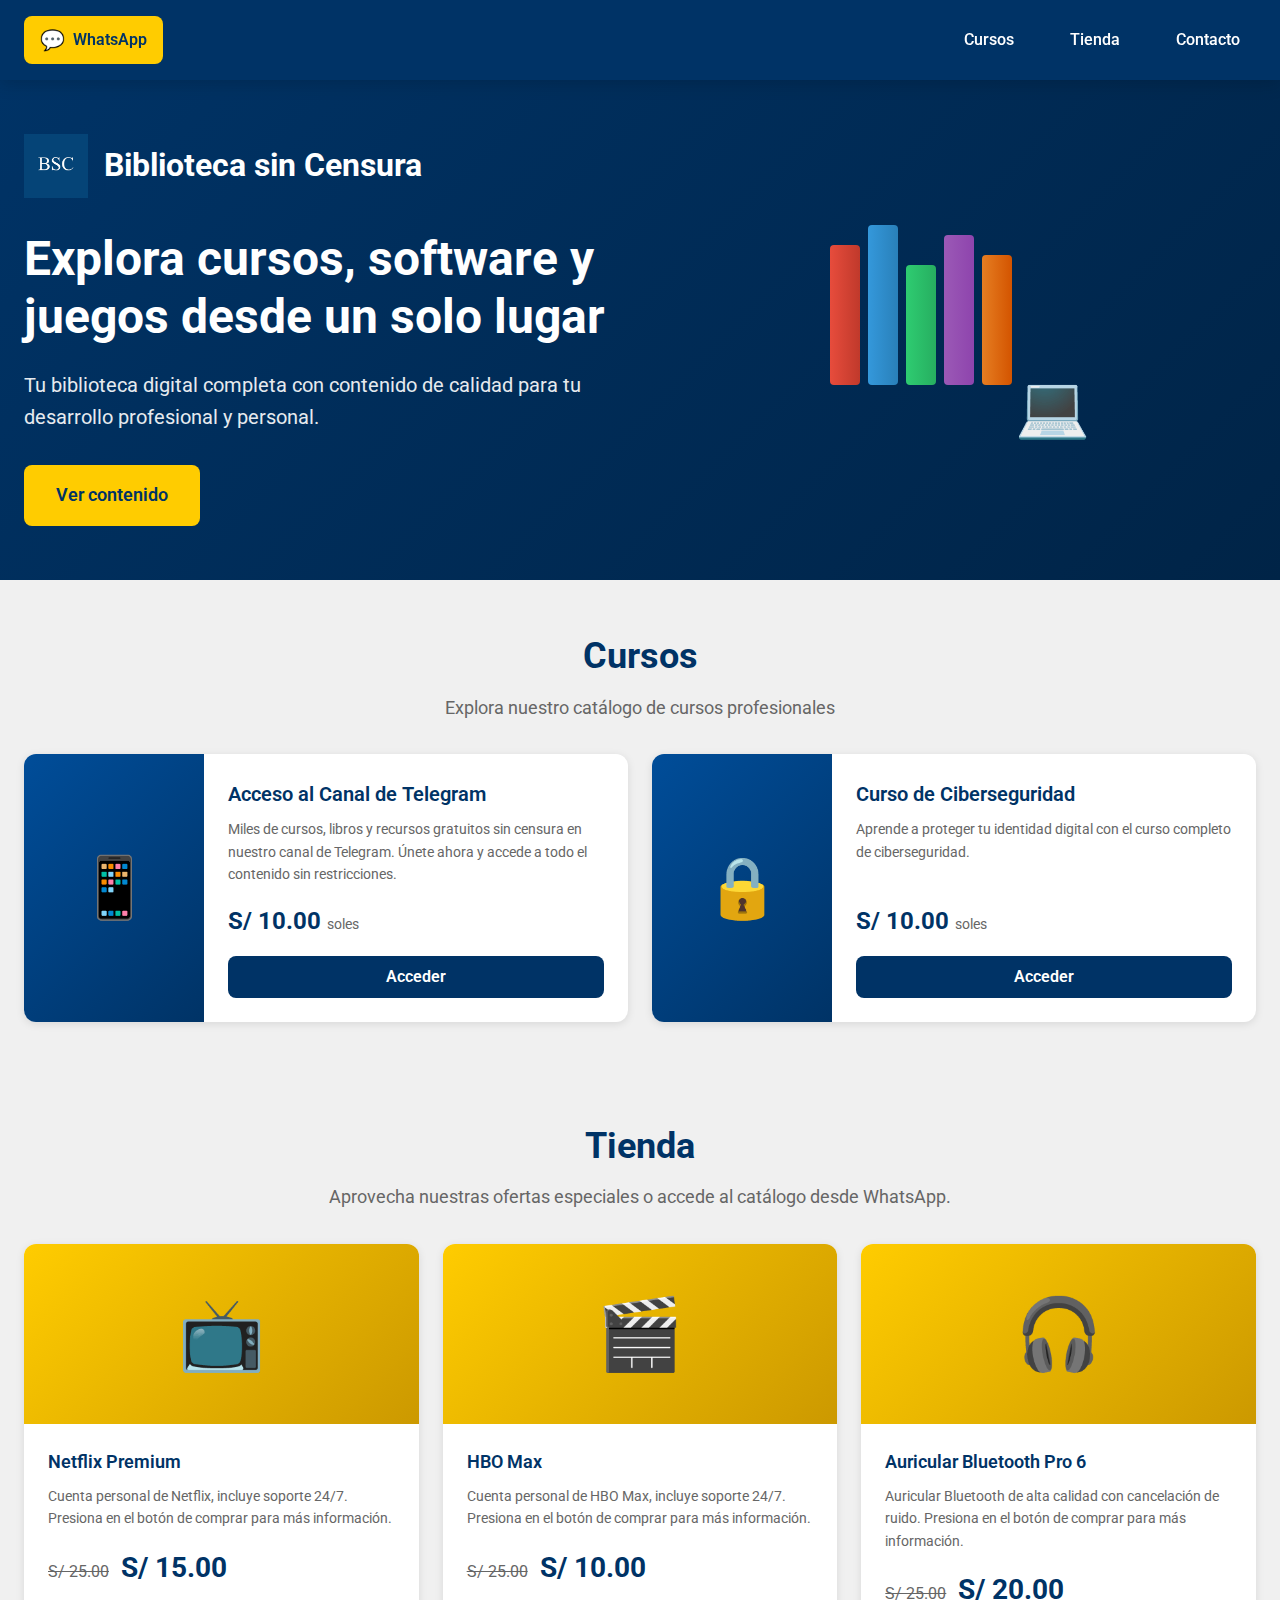
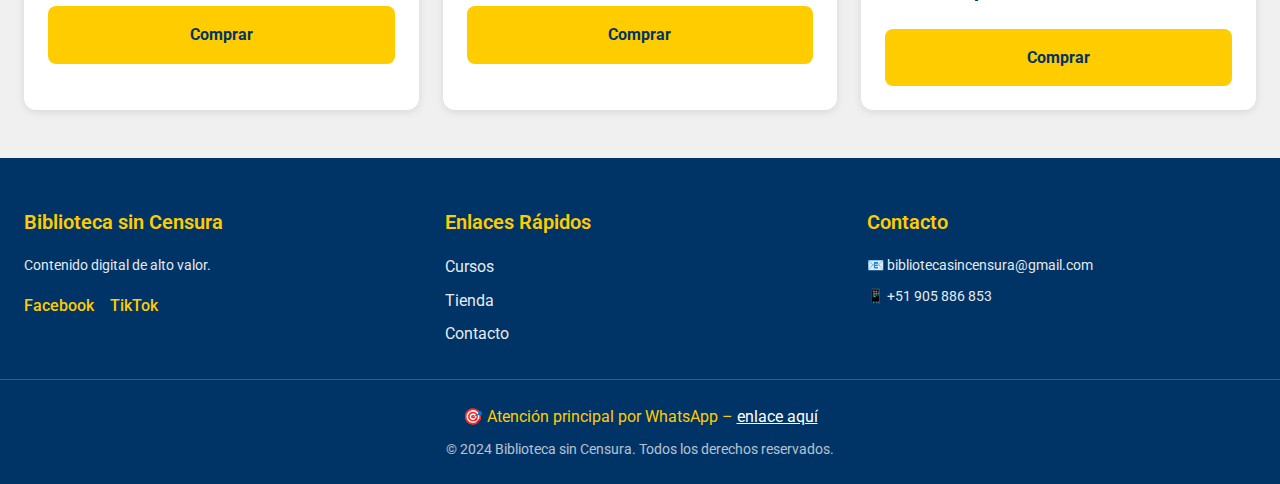
<file: index.html>
<!DOCTYPE html>
<html lang="es">
<head>
    <!-- Codificación de caracteres UTF-8 para soportar caracteres especiales -->
    <meta charset="UTF-8">
    <!-- Configuración de viewport para diseño responsive en dispositivos móviles -->
    <meta name="viewport" content="width=device-width, initial-scale=1.0">
    
    <!-- Metadatos SEO - Título principal del sitio -->
    <title>Biblioteca Sin Censura - Cursos y Tienda Digital</title>
    <!-- Descripción meta para motores de búsqueda -->
    <meta name="description" content="Biblioteca Sin Censura es una biblioteca digital que ofrece cursos, software y contenido digital de alto valor. Aprende y adquiere recursos exclusivos en línea.">
    <!-- Palabras clave para indexación en buscadores -->
    <meta name="keywords" content="Biblioteca Digital, Cursos Online, Tienda Digital, Software, Contenido Exclusivo, Aprendizaje en línea, Biblioteca Sin Censura">
    <!-- Autor del sitio web -->
    <meta name="author" content="Biblioteca Sin Censura">
    <!-- Directrices para rastreadores web -->
    <meta name="robots" content="index, follow">
    
    <!-- Favicon para mostrar en la pestaña del navegador -->
    <link rel="icon" type="image/png" href="bsc-logo.jpg">
    
    <!-- Open Graph para redes sociales y resultados enriquecidos en buscadores -->
    <meta property="og:title" content="Biblioteca Sin Censura - Cursos y Tienda Digital">
    <meta property="og:description" content="Explora cursos, software y contenido digital exclusivo en Biblioteca Sin Censura.">
    <meta property="og:image" content="imagenes/logo-bsc.png">
    <meta property="og:url" content="https://www.bibliotecasincesura.com">
    <meta property="og:type" content="website">
    
    <!-- Hoja de estilos principal del sitio -->
    <link rel="stylesheet" href="style.css">
    <!-- Preconexión a servidores de fuentes para optimizar carga -->
    <link rel="preconnect" href="https://fonts.googleapis.com">
    <link rel="preconnect" href="https://fonts.gstatic.com" crossorigin>
    <!-- Fuente tipográfica Roboto de Google Fonts -->
    <link href="https://fonts.googleapis.com/css2?family=Roboto:wght@300;400;500;700&display=swap" rel="stylesheet">
</head>
<body>
    <!-- Header / Navegación -->
    <header class="header">
        <div class="container header-content">
            <!-- Botón de WhatsApp siempre visible -->
            <a href="#" class="btn-whatsapp btn-header" id="btnWhatsappHeader" target="_blank">
                <span class="whatsapp-icon">💬</span>
                <span>WhatsApp</span>
            </a>
            
            <!-- Botón hamburguesa para móvil -->
            <button class="hamburger-menu" onclick="toggleMenu()" aria-label="Abrir menú">
                <span class="hamburger-line"></span>
                <span class="hamburger-line"></span>
                <span class="hamburger-line"></span>
            </button>
            
            <!-- Menú de navegación -->
            <nav class="nav-menu" id="navMenu">
                <a href="#cursos" class="nav-link">Cursos</a>
                <a href="#tienda" class="nav-link">Tienda</a>
                <a href="#contacto" class="nav-link">Contacto</a>
            </nav>
        </div>
    </header>

    <!-- Sección Hero con Logo -->
    <section class="hero">
        <div class="container hero-content">
            <div class="hero-text">
                <!-- Logo en la sección hero con imagen -->
                <a href="index.html" class="hero-logo">
                    <img src="bsc-logo.jpg" alt="Logo Biblioteca Sin Censura" class="logo-img">
                    <span class="logo-text">Biblioteca sin Censura</span>
                </a>
                <h1 class="hero-title">Explora cursos, software y juegos desde un solo lugar</h1>
                <p class="hero-subtitle">Tu biblioteca digital completa con contenido de calidad para tu desarrollo profesional y personal.</p>
                <a href="#cursos" class="btn-cta">Ver contenido</a>
            </div>
            <div class="hero-image">
                <div class="hero-illustration">
                    <div class="book-shelf">
                        <div class="book book-1"></div>
                        <div class="book book-2"></div>
                        <div class="book book-3"></div>
                        <div class="book book-4"></div>
                        <div class="book book-5"></div>
                    </div>
                    <div class="digital-icon">💻</div>
                </div>
            </div>
        </div>
    </section>

    <!-- Sección de Cursos -->
    <section id="cursos" class="cursos-section">
        <div class="container">
            <h2 class="section-title">Cursos</h2>
            <p class="section-subtitle">Explora nuestro catálogo de cursos profesionales</p>
            <div id="cursos-grid" class="cursos-grid">
                <!-- Los cursos se cargan dinámicamente desde el archivo JSON -->
                <div class="loading">Cargando cursos...</div>
            </div>
        </div>
    </section>

    <!-- Sección de Tienda -->
    <section id="tienda" class="tienda-section">
        <div class="container">
            <h2 class="section-title">Tienda</h2>
            <p class="section-subtitle">Aprovecha nuestras ofertas especiales o accede al catálogo desde WhatsApp.</p>
            <div id="tienda-grid" class="tienda-grid">
                <!-- Los productos se cargan dinámicamente desde el archivo JSON -->
                <div class="loading">Cargando tienda...</div>
            </div>
        </div>
    </section>

    <!-- Footer -->
    <footer id="contacto" class="footer">
        <div class="container footer-content">
            <div class="footer-section">
                <h3 class="footer-title">Biblioteca sin Censura</h3>
                <p class="footer-text">Contenido digital de alto valor.</p>
                <div class="social-links">
                    <a href="https://www.facebook.com/profile.php?id=61562438782947" class="social-link">Facebook</a>
                    <a href="https://www.tiktok.com/@bibliotecasincensura" class="social-link">TikTok</a>
                </div>
            </div>
            <div class="footer-section">
                <h3 class="footer-title">Enlaces Rápidos</h3>
                <nav class="footer-nav">
                    <a href="#cursos">Cursos</a>
                    <a href="#tienda">Tienda</a>
                    <a href="#contacto">Contacto</a>
                </nav>
            </div>
            <div class="footer-section">
                <h3 class="footer-title">Contacto</h3>
                <p class="footer-text">📧 bibliotecasincensura@gmail.com</p>
                <p class="footer-text">📱 +51 905 886 853</p>
            </div>
        </div>
        <div class="footer-bottom">
            <p class="footer-message">🎯 Atención principal por WhatsApp – <a href="#" id="footerWhatsappLink">enlace aquí</a></p>
            <p class="copyright">© 2024 Biblioteca sin Censura. Todos los derechos reservados.</p>
        </div>
    </footer>

    <!-- Scripts -->
    <script src="app.js"></script>
    <script>
        /**
         * Alterna la visibilidad del menú de navegación en dispositivos móviles
         * Añade o remueve la clase 'active' al elemento nav-menu
         */
        function toggleMenu() {
            const navMenu = document.getElementById('navMenu');
            const hamburger = document.querySelector('.hamburger-menu');
            navMenu.classList.toggle('active');
            hamburger.classList.toggle('active');
        }

        // Cerrar el menú al hacer clic en un enlace
        document.querySelectorAll('.nav-menu .nav-link').forEach(link => {
            link.addEventListener('click', function() {
                const navMenu = document.getElementById('navMenu');
                const hamburger = document.querySelector('.hamburger-menu');
                if (window.innerWidth <= 768) {
                    navMenu.classList.remove('active');
                    hamburger.classList.remove('active');
                }
            });
        });

        // Cerrar el menú al redimensionar la ventana
        window.addEventListener('resize', function() {
            if (window.innerWidth > 768) {
                const navMenu = document.getElementById('navMenu');
                const hamburger = document.querySelector('.hamburger-menu');
                navMenu.classList.remove('active');
                hamburger.classList.remove('active');
            }
        });
    </script>
</body>
</html>
</file>
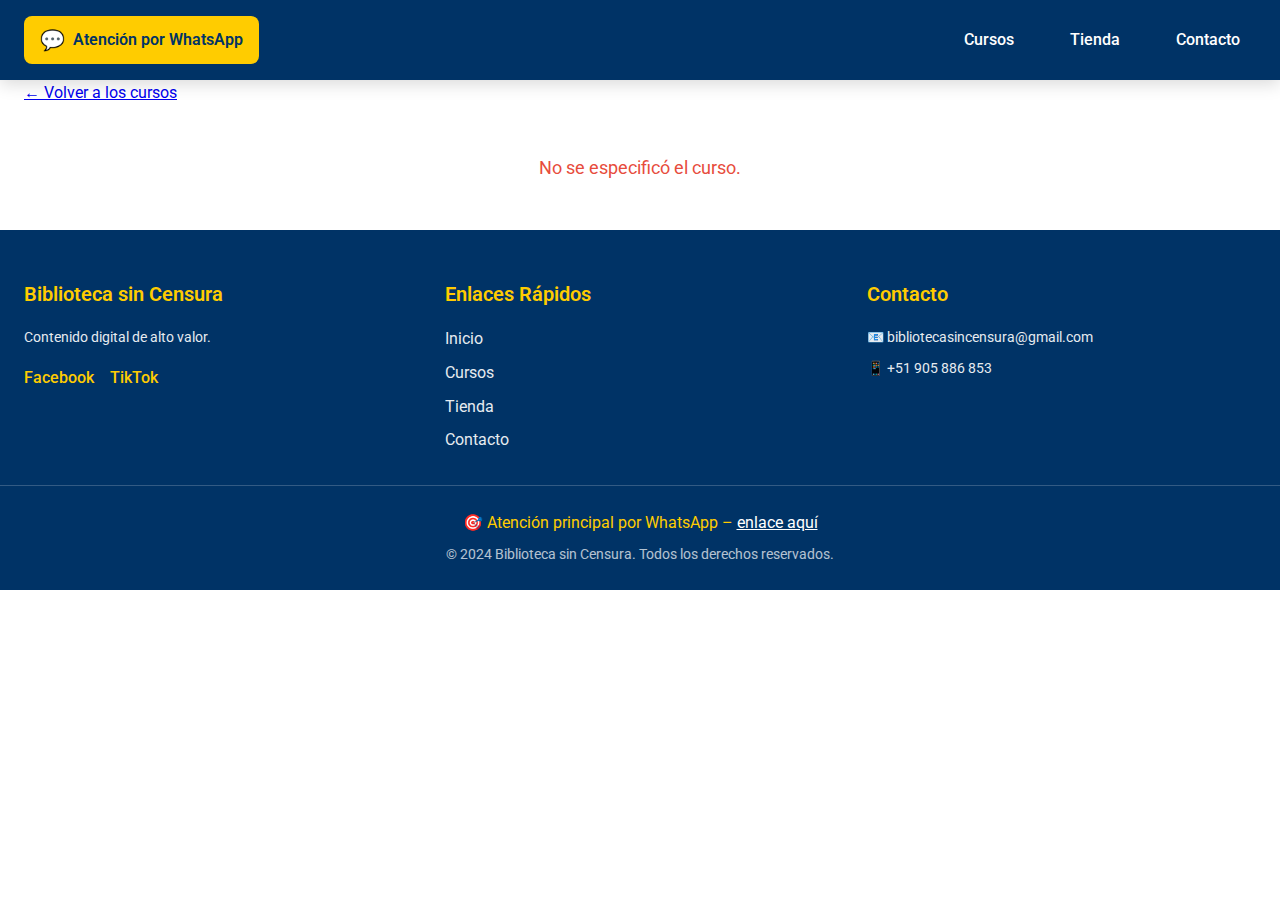
<file: curso.html>
<!DOCTYPE html>
<html lang="es">
<head>
    <meta charset="UTF-8">
    <meta name="viewport" content="width=device-width, initial-scale=1.0">
    
    <title>Biblioteca Sin Censura - Cursos y Tienda Digital</title>
    <meta name="description" content="Biblioteca Sin Censura es una biblioteca digital que ofrece cursos, software y contenido digital de alto valor. Aprende y adquiere recursos exclusivos en línea.">
    <meta name="keywords" content="Biblioteca Digital, Cursos Online, Tienda Digital, Software, Contenido Exclusivo, Aprendizaje en línea, Biblioteca Sin Censura">
    <meta name="author" content="Biblioteca Sin Censura">
    <meta name="robots" content="index, follow">
    
    <link rel="icon" type="image/png" href="imagenes/logo-bsc.png">
    
    <meta property="og:title" content="Biblioteca Sin Censura - Cursos y Tienda Digital">
    <meta property="og:description" content="Explora cursos, software y contenido digital exclusivo en Biblioteca Sin Censura.">
    <meta property="og:image" content="imagenes/logo-bsc.png">
    <meta property="og:url" content="https://www.bibliotecasincesura.com">
    <meta property="og:type" content="website">
    
    <link rel="stylesheet" href="style.css">
    <link rel="preconnect" href="https://fonts.googleapis.com">
    <link rel="preconnect" href="https://fonts.gstatic.com" crossorigin>
    <link href="https://fonts.googleapis.com/css2?family=Roboto:wght@300;400;500;700&display=swap" rel="stylesheet">
</head>
<body>
    <header class="header">
        <div class="container header-content">
            <!-- Si encuentras este comentario reclama automáticamente un curso de manera gratuita, no importa en que fecha leas esto. Envía una captura para hacer válida la promoción -->
            <!-- Promoción válida solo para los primeros 5 en enviar la captura de pantalla de este mensaje -->
            <a href="#" class="btn-whatsapp btn-header" id="btnWhatsappHeader" target="_blank">
                <span class="whatsapp-icon">💬</span>
                <span>Atención por WhatsApp</span>
            </a>
            
            <!-- No me pagan lo suficiente por esto -->
            <button class="hamburger-menu" onclick="toggleMenu()" aria-label="Abrir menú">
                <span class="hamburger-line"></span>
                <span class="hamburger-line"></span>
                <span class="hamburger-line"></span>
            </button>
            
            <!-- Jeje saludos -->
            <nav class="nav-menu" id="navMenu">
                <a href="index.html#cursos" class="nav-link">Cursos</a>
                <a href="index.html#tienda" class="nav-link">Tienda</a>
                <a href="index.html#contacto" class="nav-link">Contacto</a>
            </nav>
        </div>
    </header>

    <!-- LoL -->
    <section class="curso-detalle">
        <div class="container">
            <a href="index.html#cursos" class="back-link">← Volver a los cursos</a>
            
            <div id="curso-content" class="curso-content">
                <div class="loading">Cargando detalles del curso...</div>
            </div>
            
            <div class="cursos-relacionados" id="cursos-relacionados-section" style="display: none;">
                <h3 class="related-title">Otros cursos que te pueden interesar</h3>
                <div id="cursos-relacionados" class="cursos-grid">
                </div>
            </div>
        </div>
    </section>

    <!-- Footer -->
    <footer id="contacto" class="footer">
        <div class="container footer-content">
            <div class="footer-section">
                <h3 class="footer-title">Biblioteca sin Censura</h3>
                <p class="footer-text">Contenido digital de alto valor.</p>
                <div class="social-links">
                    <a href="https://www.facebook.com/profile.php?id=61562438782947" class="social-link">Facebook</a>
                    <a href="https://www.tiktok.com/@bibliotecasincensura" class="social-link">TikTok</a>
                </div>
            </div>
            <div class="footer-section">
                <h3 class="footer-title">Enlaces Rápidos</h3>
                <nav class="footer-nav">
                    <a href="index.html">Inicio</a>
                    <a href="#cursos">Cursos</a>
                    <a href="#tienda">Tienda</a>
                    <a href="#contacto">Contacto</a>
                </nav>
            </div>
            <div class="footer-section">
                <h3 class="footer-title">Contacto</h3>
                <p class="footer-text">📧 bibliotecasincensura@gmail.com</p>
                <p class="footer-text">📱 +51 905 886 853</p>
            </div>
        </div>
        <div class="footer-bottom">
            <p class="footer-message">🎯 Atención principal por WhatsApp – <a href="#" id="footerWhatsappLink">enlace aquí</a></p>
            <p class="copyright">© 2024 Biblioteca sin Censura. Todos los derechos reservados.</p>
        </div>
    </footer>

    <script src="app.js"></script>
    <script>
        function toggleMenu() {
            const navMenu = document.getElementById('navMenu');
            const hamburger = document.querySelector('.hamburger-menu');
            navMenu.classList.toggle('active');
            hamburger.classList.toggle('active');
        }

        document.querySelectorAll('.nav-menu .nav-link').forEach(link => {
            link.addEventListener('click', function() {
                const navMenu = document.getElementById('navMenu');
                const hamburger = document.querySelector('.hamburger-menu');
                if (window.innerWidth <= 768) {
                    navMenu.classList.remove('active');
                    hamburger.classList.remove('active');
                }
            });
        });

        window.addEventListener('resize', function() {
            if (window.innerWidth > 768) {
                const navMenu = document.getElementById('navMenu');
                const hamburger = document.querySelector('.hamburger-menu');
                navMenu.classList.remove('active');
                hamburger.classList.remove('active');
            }
        });

        document.addEventListener('DOMContentLoaded', async function() {
            await cargarDatosJSON();
            
            const urlParams = new URLSearchParams(window.location.search);
            const id = urlParams.get('id');
            
            if (id) {
                cargarDetallesCurso(parseInt(id));
            } else {
                document.getElementById('curso-content').innerHTML = '<p class="error">No se especificó el curso.</p>';
            }
        });

        async function cargarDetallesCurso(id) {
            try {
                const curso = cargarDetallesCursoFn(id);
                
                if (!curso) {
                    document.getElementById('curso-content').innerHTML = '<p class="error">Curso no encontrado</p>';
                    return;
                }
                
                const icono = getIcono(curso.imagen);
                const enlaceWhatsApp = generarEnlaceWhatsApp(curso);
                
                document.getElementById('curso-content').innerHTML = `
                    <div class="curso-header">
                        <div class="curso-imagen">
                            <span>${icono}</span>
                        </div>
                        <div class="curso-details">
                            <h1 class="curso-titulo">${curso.titulo}</h1>
                            <p class="curso-descripcion">${curso.descripcion}</p>
                            <div class="curso-precio">S/ ${curso.precio.toFixed(2)} <span>soles</span></div>
                            <a href="${enlaceWhatsApp}" class="btn-cta" target="_blank">Acceder al curso</a>
                        </div>
                    </div>
                `;
                
                cargarCursosRelacionados(id);
                
            } catch (error) {
                console.error('Error al cargar detalles del curso:', error);
                document.getElementById('curso-content').innerHTML = 
                    '<div class="error">Error al cargar los detalles del curso</div>';
            }
        }

        function cargarCursosRelacionados(excludeId) {
            if (!datosGlobales || !datosGlobales.cursos) return;
            
            const cursos = datosGlobales.cursos
                .filter(curso => curso.id !== excludeId)
                .slice(0, 3);
            
            if (cursos.length === 0) return;
            
            const container = document.getElementById('cursos-relacionados');
            const section = document.getElementById('cursos-relacionados-section');
            
            const cursosHTML = cursos.map(curso => crearTarjetaCurso(curso)).join('');
            container.innerHTML = cursosHTML;
            section.style.display = 'block';
        }
    </script>
</body>
</html>
</file>
<file: style.css>
/* ========================================
   Biblioteca sin Censura - Estilos
   ======================================== */

/* Variables de colores (RGB) */
:root {
    --azul-principal: rgb(0, 51, 102);
    --blanco: rgb(255, 255, 255);
    --amarillo-acento: rgb(255, 204, 0);
    --gris-suave: rgb(102, 102, 102);
    
    /* Variantes de colores */
    --azul-oscuro: rgb(0, 36, 71);
    --azul-claro: rgb(0, 77, 153);
    --gris-claro: rgb(240, 240, 240);
    --gris-medio: rgb(180, 180, 180);
    
    /* Espaciado */
    --spacing-xs: 8px;
    --spacing-sm: 16px;
    --spacing-md: 24px;
    --spacing-lg: 32px;
    --spacing-xl: 48px;
    
    /* Bordes */
    --border-radius: 12px;
    --border-radius-sm: 8px;
    --border-radius-lg: 16px;
    
    /* Sombras */
    --shadow-sm: 0 2px 8px rgba(0, 0, 0, 0.1);
    --shadow-md: 0 4px 16px rgba(0, 0, 0, 0.15);
    --shadow-lg: 0 8px 32px rgba(0, 0, 0, 0.2);
    
    /* Transiciones */
    --transition-fast: 0.2s ease;
    --transition-normal: 0.3s ease;
}

/* Reset y estilos base */
* {
    margin: 0;
    padding: 0;
    box-sizing: border-box;
}

html {
    scroll-behavior: smooth;
}

body {
    font-family: 'Roboto', sans-serif;
    font-size: 16px;
    line-height: 1.6;
    color: var(--gris-suave);
    background-color: var(--blanco);
}

/* Contenedor */
.container {
    max-width: 1400px;
    margin: 0 auto;
    padding: 0 var(--spacing-md);
}

/* ========================================
   Header / Navegación
   ======================================== */
.header {
    background-color: var(--azul-principal);
    padding: var(--spacing-sm) 0;
    position: sticky;
    top: 0;
    z-index: 1000;
    box-shadow: var(--shadow-md);
}

.header-content {
    display: flex;
    justify-content: space-between;
    align-items: center;
    gap: var(--spacing-md);
}

/* Botón de WhatsApp en el header - siempre visible */
.btn-whatsapp {
    display: flex;
    align-items: center;
    gap: var(--spacing-xs);
    background-color: var(--amarillo-acento);
    color: var(--azul-principal);
    text-decoration: none;
    padding: var(--spacing-xs) var(--spacing-sm);
    border-radius: var(--border-radius-sm);
    font-weight: 600;
    transition: var(--transition-fast);
    white-space: nowrap;
    /* Animacion de pulso constante para llamar la atencion */
    animation: pulse-whatsapp 2s ease-in-out infinite;
}

.btn-whatsapp:hover {
    background-color: #e6b800;
    transform: translateY(-2px);
    box-shadow: var(--shadow-sm);
    /* Detener animacion al hacer hover */
    animation: none;
}

/* Animacion de pulso para el boton de WhatsApp */
@keyframes pulse-whatsapp {
    0% {
        transform: scale(1);
        box-shadow: 0 0 0 0 rgba(255, 204, 0, 0.7);
    }
    50% {
        transform: scale(1.05);
        box-shadow: 0 0 0 10px rgba(255, 204, 0, 0);
    }
    100% {
        transform: scale(1);
        box-shadow: 0 0 0 0 rgba(255, 204, 0, 0);
    }
}

.whatsapp-icon {
    font-size: 20px;
}

/* ========================================
   Menú Hamburguesa (Hamburger Menu)
   ======================================== */
.hamburger-menu {
    display: none;
    flex-direction: column;
    justify-content: space-between;
    width: 30px;
    height: 24px;
    background: transparent;
    border: none;
    cursor: pointer;
    padding: 0;
    z-index: 1001;
}

.hamburger-line {
    width: 100%;
    height: 3px;
    background-color: var(--blanco);
    border-radius: 2px;
    transition: var(--transition-fast);
}

/* Animación del botón hamburguesa cuando está activo */
.hamburger-menu.active .hamburger-line:nth-child(1) {
    transform: rotate(45deg) translate(6px, 6px);
}

.hamburger-menu.active .hamburger-line:nth-child(2) {
    opacity: 0;
}

.hamburger-menu.active .hamburger-line:nth-child(3) {
    transform: rotate(-45deg) translate(6px, -6px);
}

/* Menú de navegación */
.nav-menu {
    display: flex;
    gap: var(--spacing-md);
}

.nav-link {
    color: var(--blanco);
    text-decoration: none;
    font-weight: 500;
    padding: var(--spacing-xs) var(--spacing-sm);
    border-radius: var(--border-radius-sm);
    transition: var(--transition-fast);
}

.nav-link:hover,
.nav-link.active {
    background-color: rgba(255, 255, 255, 0.15);
    color: var(--amarillo-acento);
}

/* ========================================
   Sección Hero con Logo
   ======================================== */
.hero {
    background: linear-gradient(135deg, var(--azul-principal) 0%, var(--azul-oscuro) 100%);
    padding: var(--spacing-xl) 0;
    min-height: 500px;
    display: flex;
    align-items: center;
}

.hero-content {
    display: grid;
    grid-template-columns: 1fr 1fr;
    gap: var(--spacing-xl);
    align-items: center;
}

.hero-text {
    color: var(--blanco);
}

/* Logo en la sección hero */
.hero-logo {
    display: inline-flex;
    align-items: center;
    gap: var(--spacing-sm);
    text-decoration: none;
    margin-bottom: var(--spacing-lg);
    transition: var(--transition-fast);
}

.hero-logo:hover {
    transform: scale(1.02);
}

/* Imagen del logo */
.logo-img {
    width: 64px;
    height: 64px;
    object-fit: contain;
}

.hero-logo .logo-icon {
    font-size: 48px;
}

.hero-logo .logo-text {
    font-size: 32px;
    font-weight: 700;
    color: var(--blanco);
}

.hero-title {
    font-size: 48px;
    font-weight: 700;
    line-height: 1.2;
    margin-bottom: var(--spacing-md);
    color: var(--blanco);
}

.hero-subtitle {
    font-size: 20px;
    margin-bottom: var(--spacing-lg);
    opacity: 0.9;
}

.btn-cta {
    display: inline-block;
    background-color: var(--amarillo-acento);
    color: var(--azul-principal);
    text-decoration: none;
    padding: var(--spacing-sm) var(--spacing-lg);
    border-radius: var(--border-radius-sm);
    font-size: 18px;
    font-weight: 600;
    transition: var(--transition-fast);
}

.btn-cta:hover {
    background-color: #e6b800;
    transform: translateY(-3px);
    box-shadow: var(--shadow-md);
}

.hero-image {
    display: flex;
    justify-content: center;
    align-items: center;
}

.hero-illustration {
    position: relative;
    width: 300px;
    height: 250px;
}

.book-shelf {
    display: flex;
    align-items: flex-end;
    gap: 8px;
    height: 180px;
    padding: 0 20px;
}

.book {
    width: 30px;
    background: linear-gradient(to right, var(--amarillo-acento), #cc9900);
    border-radius: 4px;
    transition: var(--transition-normal);
}

.book:hover {
    transform: translateY(-10px);
}

.book-1 { height: 140px; background: linear-gradient(to right, #e74c3c, #c0392b); }
.book-2 { height: 160px; background: linear-gradient(to right, #3498db, #2980b9); }
.book-3 { height: 120px; background: linear-gradient(to right, #2ecc71, #27ae60); }
.book-4 { height: 150px; background: linear-gradient(to right, #9b59b6, #8e44ad); }
.book-5 { height: 130px; background: linear-gradient(to right, #e67e22, #d35400); }

.digital-icon {
    position: absolute;
    bottom: 0;
    right: 20px;
    font-size: 60px;
    animation: float 3s ease-in-out infinite;
}

@keyframes float {
    0%, 100% { transform: translateY(0); }
    50% { transform: translateY(-10px); }
}

/* ========================================
   Secciones Generales
   ======================================== */
.cursos-section,
.tienda-section {
    padding: var(--spacing-xl) 0;
    background-color: var(--gris-claro);
}

.section-title {
    font-size: 36px;
    font-weight: 700;
    color: var(--azul-principal);
    text-align: center;
    margin-bottom: var(--spacing-xs);
}

.section-subtitle {
    text-align: center;
    font-size: 18px;
    color: var(--gris-suave);
    margin-bottom: var(--spacing-lg);
}

/* ========================================
   Grid de Cursos
   ======================================== */
.cursos-grid {
    display: grid;
    grid-template-columns: repeat(auto-fill, minmax(400px, 1fr));
    gap: var(--spacing-md);
}

.curso-card {
    display: flex;
    background-color: var(--blanco);
    border-radius: var(--border-radius);
    overflow: hidden;
    box-shadow: var(--shadow-sm);
    transition: var(--transition-normal);
}

.curso-card:hover {
    transform: translateY(-5px);
    box-shadow: var(--shadow-lg);
}

.curso-imagen {
    width: 180px;
    min-height: 200px;
    background: linear-gradient(135deg, var(--azul-claro), var(--azul-principal));
    display: flex;
    align-items: center;
    justify-content: center;
    flex-shrink: 0;
}

.curso-imagen span {
    font-size: 60px;
}

.curso-info {
    padding: var(--spacing-md);
    flex: 1;
    display: flex;
    flex-direction: column;
}

.curso-titulo {
    font-size: 20px;
    font-weight: 600;
    color: var(--azul-principal);
    margin-bottom: var(--spacing-xs);
}

.curso-resumen {
    font-size: 14px;
    color: var(--gris-suave);
    margin-bottom: var(--spacing-sm);
    flex: 1;
}

.curso-precio {
    font-size: 24px;
    font-weight: 700;
    color: var(--azul-principal);
    margin-bottom: var(--spacing-sm);
}

.curso-precio span {
    font-size: 14px;
    color: var(--gris-suave);
    font-weight: 400;
}

.btn-acceder {
    display: inline-block;
    background-color: var(--azul-principal);
    color: var(--blanco);
    text-decoration: none;
    padding: var(--spacing-xs) var(--spacing-md);
    border-radius: var(--border-radius-sm);
    font-weight: 600;
    text-align: center;
    transition: var(--transition-fast);
}

.btn-acceder:hover {
    background-color: var(--azul-claro);
}

/* ========================================
   Grid de Tienda
   ======================================== */
.tienda-grid {
    display: grid;
    grid-template-columns: repeat(auto-fill, minmax(350px, 1fr));
    gap: var(--spacing-md);
}

.tienda-card {
    background-color: var(--blanco);
    border-radius: var(--border-radius);
    overflow: hidden;
    box-shadow: var(--shadow-sm);
    transition: var(--transition-normal);
}

.tienda-card:hover {
    transform: translateY(-5px);
    box-shadow: var(--shadow-lg);
}

.tienda-imagen {
    height: 180px;
    background: linear-gradient(135deg, var(--amarillo-acento), #cc9900);
    display: flex;
    align-items: center;
    justify-content: center;
}

.tienda-imagen span {
    font-size: 70px;
}

.tienda-info {
    padding: var(--spacing-md);
}

.tienda-titulo {
    font-size: 18px;
    font-weight: 600;
    color: var(--azul-principal);
    margin-bottom: var(--spacing-xs);
}

.tienda-descripcion {
    font-size: 14px;
    color: var(--gris-suave);
    margin-bottom: var(--spacing-sm);
}

.tienda-precio {
    margin-bottom: var(--spacing-sm);
}

.precio-original {
    font-size: 16px;
    color: var(--gris-suave);
    font-weight: 400;
    text-decoration: line-through;
    margin-right: var(--spacing-xs);
}

.precio-oferta {
    font-size: 28px;
    font-weight: 700;
    color: var(--azul-principal);
}

.btn-comprar {
    display: block;
    width: 100%;
    background-color: var(--amarillo-acento);
    color: var(--azul-principal);
    text-decoration: none;
    padding: var(--spacing-sm);
    border-radius: var(--border-radius-sm);
    font-weight: 700;
    font-size: 16px;
    text-align: center;
    transition: var(--transition-fast);
}

.btn-comprar:hover {
    background-color: #e6b800;
}

/* ========================================
   Footer
   ======================================== */
.footer {
    background-color: var(--azul-principal);
    color: var(--blanco);
    padding: var(--spacing-xl) 0 var(--spacing-md);
}

.footer-content {
    display: grid;
    grid-template-columns: repeat(3, 1fr);
    gap: var(--spacing-lg);
    margin-bottom: var(--spacing-lg);
}

.footer-title {
    font-size: 20px;
    font-weight: 600;
    margin-bottom: var(--spacing-sm);
    color: var(--amarillo-acento);
}

.footer-text {
    font-size: 14px;
    margin-bottom: var(--spacing-xs);
    opacity: 0.9;
}

.footer-nav {
    display: flex;
    flex-direction: column;
    gap: var(--spacing-xs);
}

.footer-nav a {
    color: var(--blanco);
    text-decoration: none;
    opacity: 0.9;
    transition: var(--transition-fast);
}

.footer-nav a:hover {
    opacity: 1;
    color: var(--amarillo-acento);
}

.social-links {
    display: flex;
    gap: var(--spacing-sm);
    margin-top: var(--spacing-sm);
}

.social-link {
    color: var(--amarillo-acento);
    text-decoration: none;
    font-weight: 500;
    transition: var(--transition-fast);
}

.social-link:hover {
    color: var(--blanco);
}

.footer-bottom {
    border-top: 1px solid rgba(255, 255, 255, 0.2);
    padding-top: var(--spacing-md);
    text-align: center;
}

.footer-message {
    font-size: 16px;
    margin-bottom: var(--spacing-xs);
    color: var(--amarillo-acento);
}

.footer-message a {
    color: var(--blanco);
    text-decoration: underline;
}

.copyright {
    font-size: 14px;
    opacity: 0.7;
}

/* ========================================
   Utilidades
   ======================================== */
.loading {
    text-align: center;
    padding: var(--spacing-xl);
    font-size: 18px;
    color: var(--gris-suave);
}

.error {
    text-align: center;
    padding: var(--spacing-xl);
    font-size: 18px;
    color: #e74c3c;
}

/* ========================================
   Diseño Responsivo
   ======================================== */
@media (max-width: 1024px) {
    .hero-content {
        grid-template-columns: 1fr;
        text-align: center;
    }
    
    .hero-image {
        order: -1;
    }
    
    .hero-illustration {
        width: 250px;
        height: 200px;
    }
    
    .footer-content {
        grid-template-columns: 1fr;
        text-align: center;
    }
    
    .social-links {
        justify-content: center;
    }
}

/* Estilos para tablets */
@media (min-width: 600px) and (max-width: 1024px) {
    .hero {
        min-height: 400px;
        padding: var(--spacing-lg) 0;
    }
    
    .hero-title {
        font-size: 36px;
    }
    
    .cursos-grid,
    .tienda-grid {
        grid-template-columns: repeat(2, 1fr);
    }
}

/* Estilos para móviles */
@media (max-width: 768px) {
    /* Header responsive - solo botón WhatsApp y menú */
    .header-content {
        flex-wrap: wrap;
        gap: var(--spacing-xs);
    }
    
    /* Botón WhatsApp siempre visible */
    .btn-whatsapp.btn-header {
        order: 1;
        padding: 8px 12px;
        font-size: 12px;
    }
    
    .btn-whatsapp.btn-header .whatsapp-icon {
        font-size: 18px;
    }
    
    /* Botón hamburguesa visible */
    .hamburger-menu {
        display: flex;
        order: 2;
    }
    
    /* Menú desplegable */
    .nav-menu {
        display: none;
        width: 100%;
        order: 3;
        flex-direction: column;
        gap: 0;
        background-color: var(--azul-oscuro);
        padding: var(--spacing-sm);
        border-radius: var(--border-radius-sm);
        margin-top: var(--spacing-sm);
    }
    
    .nav-menu.active {
        display: flex;
    }
    
    .nav-link {
        font-size: 14px;
        padding: 12px 16px;
        width: 100%;
        text-align: left;
        border-radius: var(--border-radius-sm);
    }
    
    /* Hero */
    .hero {
        min-height: auto;
        padding: var(--spacing-lg) 0;
    }
    
    .hero-content {
        gap: var(--spacing-md);
    }
    
    .hero-logo {
        flex-direction: column;
        margin-bottom: var(--spacing-md);
    }
    
    .hero-logo .logo-icon {
        font-size: 48px;
    }
    
    .hero-logo .logo-text {
        font-size: 24px;
    }
    
    .hero-title {
        font-size: 24px;
    }
    
    .hero-subtitle {
        font-size: 14px;
    }
    
    .hero-illustration {
        width: 180px;
        height: 150px;
    }
    
    .book-shelf {
        height: 100px;
    }
    
    .book {
        width: 20px;
    }
    
    .book-1 { height: 70px; }
    .book-2 { height: 80px; }
    .book-3 { height: 60px; }
    .book-4 { height: 75px; }
    .book-5 { height: 65px; }
    
    .digital-icon {
        font-size: 40px;
    }
    
    .btn-cta {
        padding: var(--spacing-xs) var(--spacing-md);
        font-size: 14px;
    }
    
    /* Títulos de secciones */
    .section-title {
        font-size: 24px;
    }
    
    .section-subtitle {
        font-size: 14px;
        margin-bottom: var(--spacing-md);
    }
    
    /* Grids */
    .cursos-grid,
    .tienda-grid {
        grid-template-columns: 1fr;
        gap: var(--spacing-sm);
    }
    
    /* Tarjetas de curso - mantener horizontal */
    .curso-card {
        flex-direction: row;
        min-height: 140px;
    }
    
    .curso-imagen {
        width: 100px;
        min-height: 140px;
    }
    
    .curso-imagen span {
        font-size: 40px;
    }
    
    .curso-info {
        padding: var(--spacing-sm);
    }
    
    .curso-titulo {
        font-size: 14px;
    }
    
    .curso-resumen {
        font-size: 12px;
        display: -webkit-box;
        -webkit-line-clamp: 2;
        -webkit-box-orient: vertical;
        overflow: hidden;
    }
    
    .curso-precio {
        font-size: 16px;
    }
    
    .curso-precio span {
        font-size: 11px;
    }
    
    /* Tarjetas de tienda */
    .tienda-card {
        margin-bottom: var(--spacing-sm);
    }
    
    /* Footer */
    .footer {
        padding: var(--spacing-lg) 0 var(--spacing-sm);
    }
    
    .footer-content {
        gap: var(--spacing-md);
    }
    
    .footer-title {
        font-size: 16px;
    }
    
    .footer-text {
        font-size: 12px;
    }
    
    .footer-bottom {
        padding-top: var(--spacing-sm);
    }
    
    .footer-message {
        font-size: 12px;
    }
    
    .copyright {
        font-size: 11px;
    }
}

/* Optimizaciones adicionales para pantallas muy pequeñas */
@media (max-width: 400px) {
    .hero-title {
        font-size: 20px;
    }
    
    .hero-logo .logo-text {
        font-size: 20px;
    }
    
    .btn-whatsapp.btn-header {
        font-size: 11px;
        padding: 6px 8px;
    }
    
    .curso-card {
        flex-direction: column;
    }
    
    .curso-imagen {
        width: 100%;
        height: 100px;
    }
    
    .tienda-grid {
        grid-template-columns: 1fr;
    }
}
</file>
